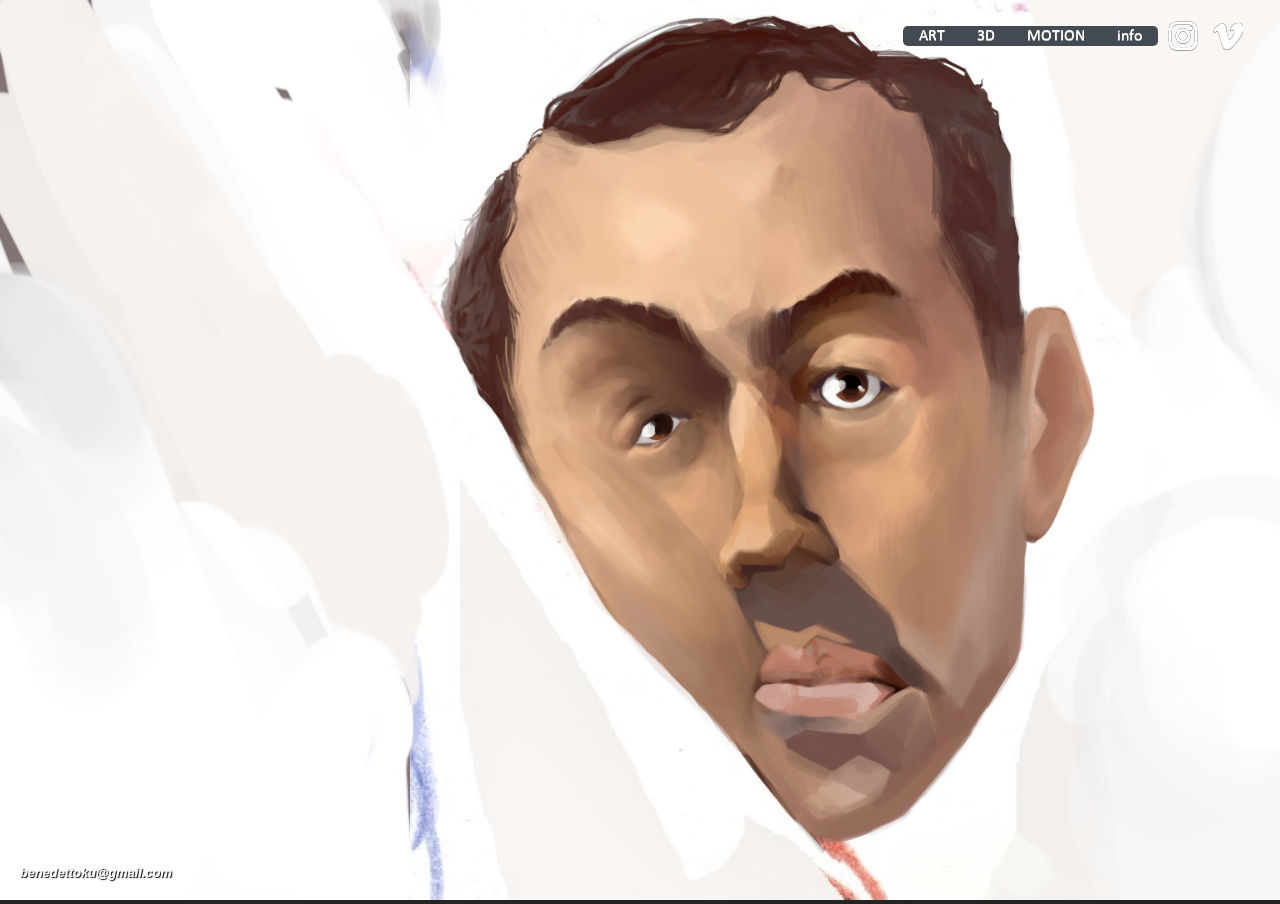
<file: index.html>
<!DOCTYPE html>
<html lang="en">
 <head>
  <title>BENEDETTO KU -FREELANCE ILLUSTRATOR & ANIMATOR </title>
  <link rel="icon" type="image/png" href="img/favicon_v2.png">

  <meta name="description" content="Benedetto Ku. Homepage art">
  <meta name="keywords" content="illustration, character design, art"
  <meta name="author" content="Benedetto Ku">

  <meta charset="utf-8"/>
  <meta name="viewport" content="width=device-width, initial-scale=1.0">
  <link rel="stylesheet" href="css/style.css">
  <link rel="stylesheet" href="css/fonts.css">
  <link rel="qu" href="query.css">
  <script src="js/main.js" defer></script>

 </head>

 <body>
  <header class="header">
   <div class="menu-btn">
    <div class="menu-btn_lines"></div>
    </div>
   <ul class="menu-items">
    <div class="col_links">
     <li><a href="index.html">ART</a></li>
     <li><a href="3D.html">3D</a></li>
     <li><a href="motion.html">MOTION</a></li>
     <li><a href="about.html">info</a></li>
     </div>
    <div class="socials_menu">
     <li><a href="https://www.instagram.com/benedetto_kp/" target="_blank"><img src="img/insta_icon.png" width="40" height="auto"></a></li>
     <li><a href="https://vimeo.com/user83968834" target="_blank"><img src="img/vimeo_icon.png" width="30" height="auto"></a></li>
     </div>
    </ul>
    </header>
  <section class="section gallery" data-scroll-container>
   <section class="sec">
    <img class="sizer" src="img/art/numb.jpg" alt"Numb">
    </section>
  <section class="sec">
    <img class="sizer" src="img/art/the_climb_mountain.jpg" alt"the_climb_new_adventure">
    </section>
   <section class="sec">
    <img class="sizer" src="img/art/puffer_boy.jpg" alt"puffer_boy">
    </section> 
   <section class="sec">
    <img class="sizer" src="img/art/confident_man.jpg" alt"confident_portrait">
    </section> 
   <section class="sec">
    <img class="sizer" src="img/art/vintage_hat.jpg" alt"vintage_hat">
    </section> 
   <section class="sec">
    <img class="sizer" src="img/art/drums.jpg" alt"drummer">
    </section> 
   <section class="sec">
    <img class="sizer" src="img/art/froAO.jpg" alt"afro_guy">
    </section> 
   <section class="sec">
    <img class="sizer" src="img/art/alien.jpg" alt"alien_character_paint">
    </section> 
   <section class="sec">
    <img class="sizer" src="img/art/sir_duke.jpg" alt"sir_duke_alien">
    </section>
   <section class="sec">
    <img class="sizer" src="img/art/ch_p.jpg" alt"character clothing">
    </section>
   <section class="sec">
    <img class="sizer" src="img/art/fighter.jpg" alt"gym_brawl">
    </section>
   <section class="sec">
    <img class="sizer" src="img/art/soldier_spear.jpg" alt"soldier">
    </section>
   <section class="sec">
     <img class="sizer"src="img/art/clm_in_the_fr.jpg" alt"patience">
    </section>
   <section class="sec">
    <img class="sizer"src="img/art/black_inki_v2.jpg" alt"character ink 1 ">
    </section>
   <section class="sec">
    <img class="sizer" src="img/art/wei.jpg" alt"characetr ink 2">
    </section>
   <section class="sec">
    <img class="sizer"src="img/art/ch_daniel.png" alt"book of daniel illustration">
    </section>
   <section class="sec">
    <img class="sizer" src="img/art/l_e_chr_sheet.jpg" alt"character chart">
    </section>
   <section class="sec">
    <img class="sizer" src="img/art/ch_happy.jpg" alt"characters illustration">
    </section>
    </section>
   <div class="email_general">
    <h2> benedettoku@gmail.com </h2>
   </div>
  </body>
  <script src="js/slide.js"></script>
</html>
</file>
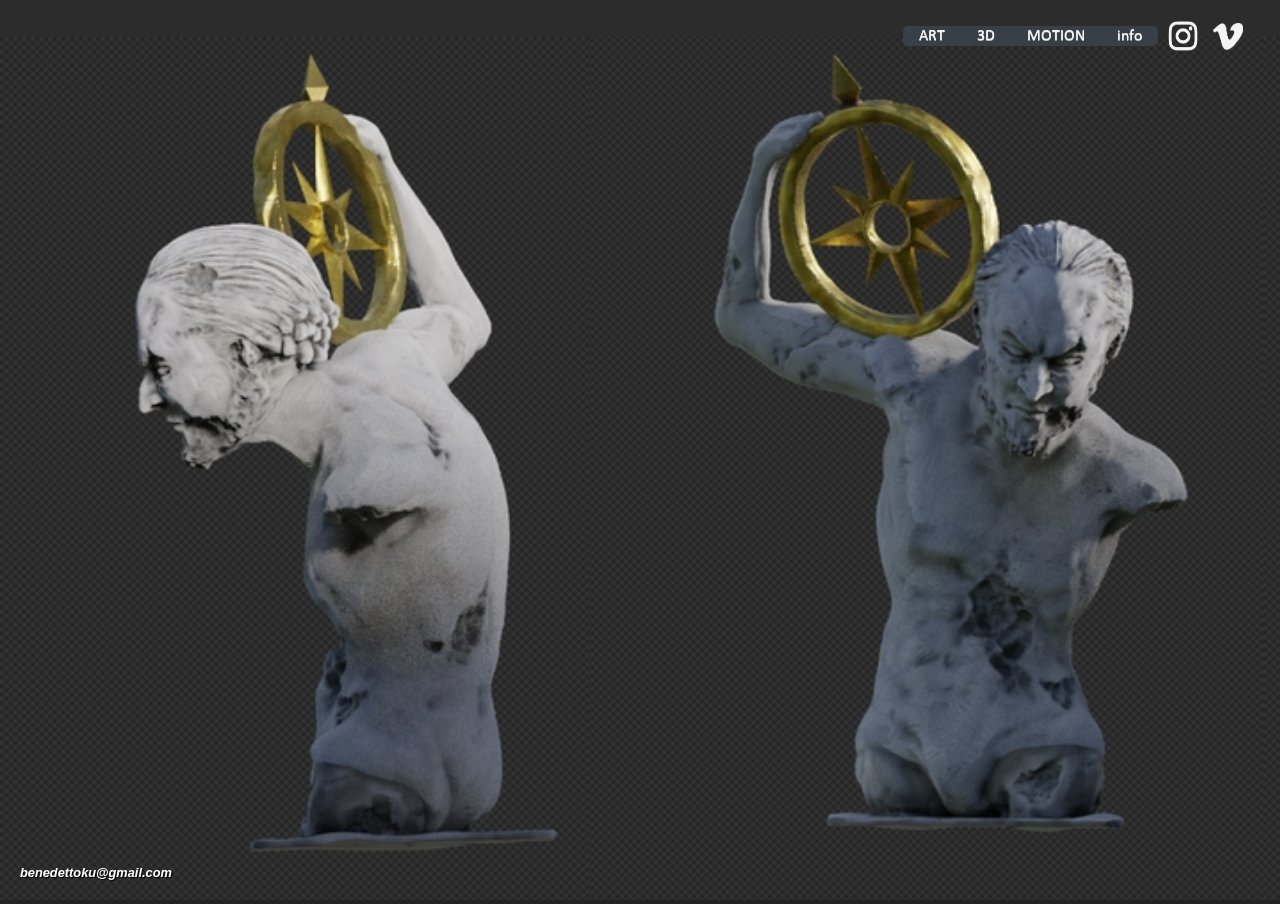
<file: 3D.html>
<!DOCTYPE html>
<html lang="en">
 <head>
  <title>3D</title>
  <link rel="icon" type="image/png" href="img/favicon.png">

  <meta charset="utf-8"/>
  <meta name="viewport" content="width=device-width, initial-scale=1.0">
  <link rel="stylesheet" href="css/style.css">
  <link rel="stylesheet" href="css/fonts.css">
  <link rel="qu" href="query.css">
  <script src="js/main.js" defer></script>

 </head>

 <body>
  <header class="header">
   <div class="menu-btn">
    <div class="menu-btn_lines"></div>
    </div>
   <ul class="menu-items">
    <div class="col_links">
     <li><a href="index.html">ART</a></li>
     <li><a href="3D.html">3D</a></li>
     <li><a href="motion.html">MOTION</a></li>
     <li><a href="about.html">info</a></li>
     </div>
    <div class="socials_menu">
     <li><a href="https://www.instagram.com/benedetto_kp/" target="_blank"><img src="img/insta_icon.png" width="40" height="auto"></a></li>
     <li><a href="https://vimeo.com/user83968834" target="_blank"><img src="img/vimeo_icon.png" width="30" height="auto"></a></li>
     </div>
    </ul>
    </header>
  <section class="section gallery" data-scroll-container>
   <!--<section class="sec">
    <img class="sizer" src="img/3D/night.jpg" alt"close_up">
    </section>-->
   <section class="sec">
    <img class="sizer"src="img/3D/3D_sclpt_side.jpg" alt"sides" src"...">
    </section>
   <section class="sec">
    <img class="sizer" src="img/3D/zoom_sculpt.jpg" alt"zoom_in">
    </section>
   <section class="sec">
    <img class="sizer" src="img/3D/bucket_hat.jpg" alt"hat_ch">
    </section>
   <section class="sec">
    <img class="sizer" src="img/3D/bucket_hat_close.jpg" alt"close_up">
    </section>
   <!--<section class="sec">
    <img class="sizer" src="img/3D/mother.jpg" alt"glare">
    </section>-->
   <section class="sec">
    <img class="sizer" src="img/3D/egg_head_close_2.jpg" alt"glare">
    </section>
   <section class="sec">
    <img class="sizer"src="img/3D/profile_2.jpg" alt"portrait">
    </section>

   </section>
   <div class="email_general">
    <h2> benedettoku@gmail.com </h2>
   </div>
  <div class= "grain">
   <img class="grain_img" src="img/grain_texture.jpg">
   </div>
  </body>
  <script src="js/slide.js"></script>
</html>
</file>
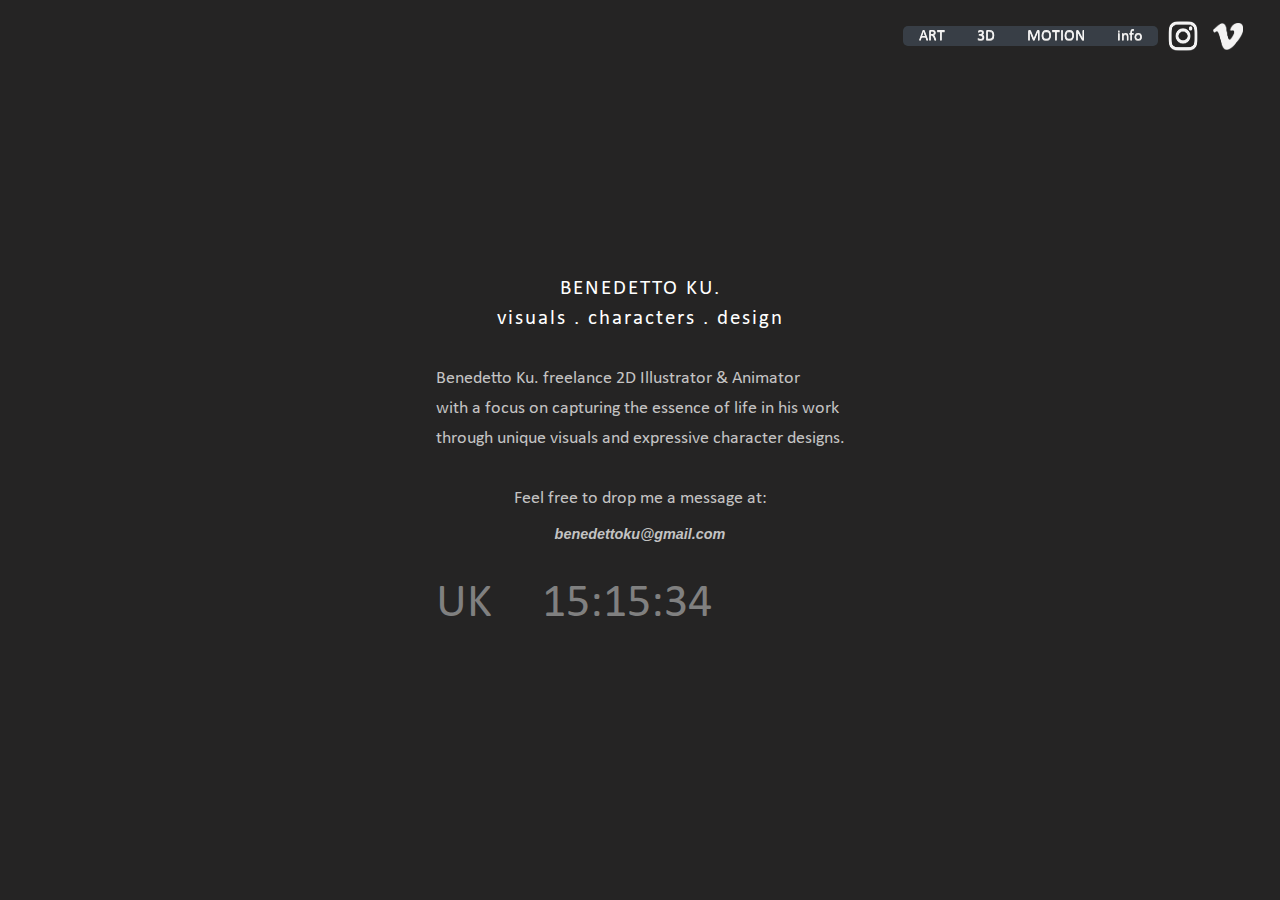
<file: about.html>
<!DOCTYPE html>
<html lang="en">
 <head>
  <title>INFO</title>
  <link rel="icon" type="image/png" href="img/favicon.png">
  <meta charset="utf-8"/>
  <meta name="viewport" content="width=device-width, initial-scale=1.0">
  <link rel="stylesheet" href="css/style.css">
  <link rel="stylesheet" href="css/fonts.css">
  <script src="js/main.js" defer></script>

  <style>
   .timebox {
         display: inline-flex;
         color:grey;
         font-family:Overpass;
         font-size: 3rem;
         margin-top: 40px;
         justify-content: center;
    }

   #UK{
          padding-right:50px;
   }
   #UKTime , #UK {
          font-weight:200;
   }

   .hero-section{
           background-image: radial-gradient(#212121 5%, transparent 2%), radial-gradient(grey 5%, transparent 2%);
           background-color: #252424;
           background-position: 0 0, 50px 50px;
           background-size: 10px 10px;
           /*filter:blur(8px);*/
           z-index: 0;
   }
   .hero-col{
          padding: clamp(1rem, 8vw, 5rem);
          max-width: 80%;
          font-size: 10pt;
          display:block;
          line-height:30px;
   }
   .email{
          color:#c3c3c3; /*#919192*/
          font-style: italic;
          font-size: .9rem;
          font-family:Neue Haas Unica W1G,sans-serif;
          display: grid;
          justify-content: center;
          justify-items: center;
          
   }
   .section{
          position: relative;
          height: 100vh;
          width: 100%;
          display: flex;
          justify-content: center;
          align-items:center;
   }
   .section p {
        color: #C4C3C3;
        font-size: 1.1rem;
        font-family: Overpass;
        font-weight:100;
    }
   .section h1{
          font-size:1.3rem;
          color:white;
          font-family:Overpass;
          font-weight: 5;
          letter-spacing: 2px;
   }

   .gen_info{
          padding-top: 30px;
          padding-bottom:20px;
   }

   .message_me{
    padding-top: 10px;
    padding-bottom: 5px;
    text-align:center;
}

   @media (max-width:757px){
          .hero-col{
                max-width:100%;
                width: clamp(300px, 50vw, 600px);
                padding:0;
          }
   }
   * {
     margin: 0;
     padding: 0;
     font-size: 100%;
     vertical-align: baseline;
     -webkit-box-sizing: border-box;
     -moz-box-sizing: border-box;
     box-sizing: border-box;
   }
   </style>
  </head>
 <body>
  <header class="header">
   <div class="menu-btn">
    <div class="menu-btn_lines"></div>
    </div>
   <ul class="menu-items">
    <div class="col_links">
     <li><a href="index.html">ART</a></li>
     <li><a href="3D.html">3D</a></li>
     <li><a href="motion.html">MOTION</a></li>
     <li><a href="about.html">info</a></li>
     </div>
    <div class="socials_menu">
     <li><a href="https://www.instagram.com/benedetto_kp/" target="_blank"><img src="img/insta_icon.png" width="40" height="auto"></a></li>
     <li><a href="https://vimeo.com/user83968834" target="_blank"><img src="img/vimeo_icon.png" width="30" height="auto"></a></li>
     </div>
    </ul>
    </header>
  <section class="section hero-section">
   <div class="hero-col">
    <!--<div class="profile_pic">
     <img src="img/info_profile.png" width="150px" height="auto">
     </div> -->
    <h1> BENEDETTO KU. </h1>
    <h1>visuals  .  characters  .  design</h1>
    <p class="gen_info">Benedetto Ku. freelance 2D Illustrator & Animator <br>with a focus on capturing the essence of life in his work <br>  through unique visuals and expressive character designs. </p>
    <p class="message_me">Feel free to drop me a message at: </p>

    <div class="email">
     <!--<img src="img/email_icon.png" widht="20px" height="20px">-->
     <h2>benedettoku@gmail.com</h2>
     </div>

    <div class="timebox">
     <h2 id="UK">UK</h2>
     <h2 id="UKTime"></h2>
     </div>
    <!--<div class="social">
      <h2 id="Insta"> Instagram </h2>
      <h2 id="Insta"> Vimeo </h2>
      <h2 id="Insta"> Twitter </h2>-->
     </div>
    </div>
   </section>
  <div class="grain">
   <img src="img/grain_texture.jpg" class="grain_img" alt="grain">
   </div>
  </body>
 <script>
  var getUKTime = function (){
      document.getElementById("UKTime").innerHTML = new Date () .toLocaleString('en-GB',{timeZone:'Europe/London' , timeStyle:'medium',hourCycle:'h24'});
  }
  getUKTime();
  setInterval(getUKTime,1000);
  </script>
</html>
</file>
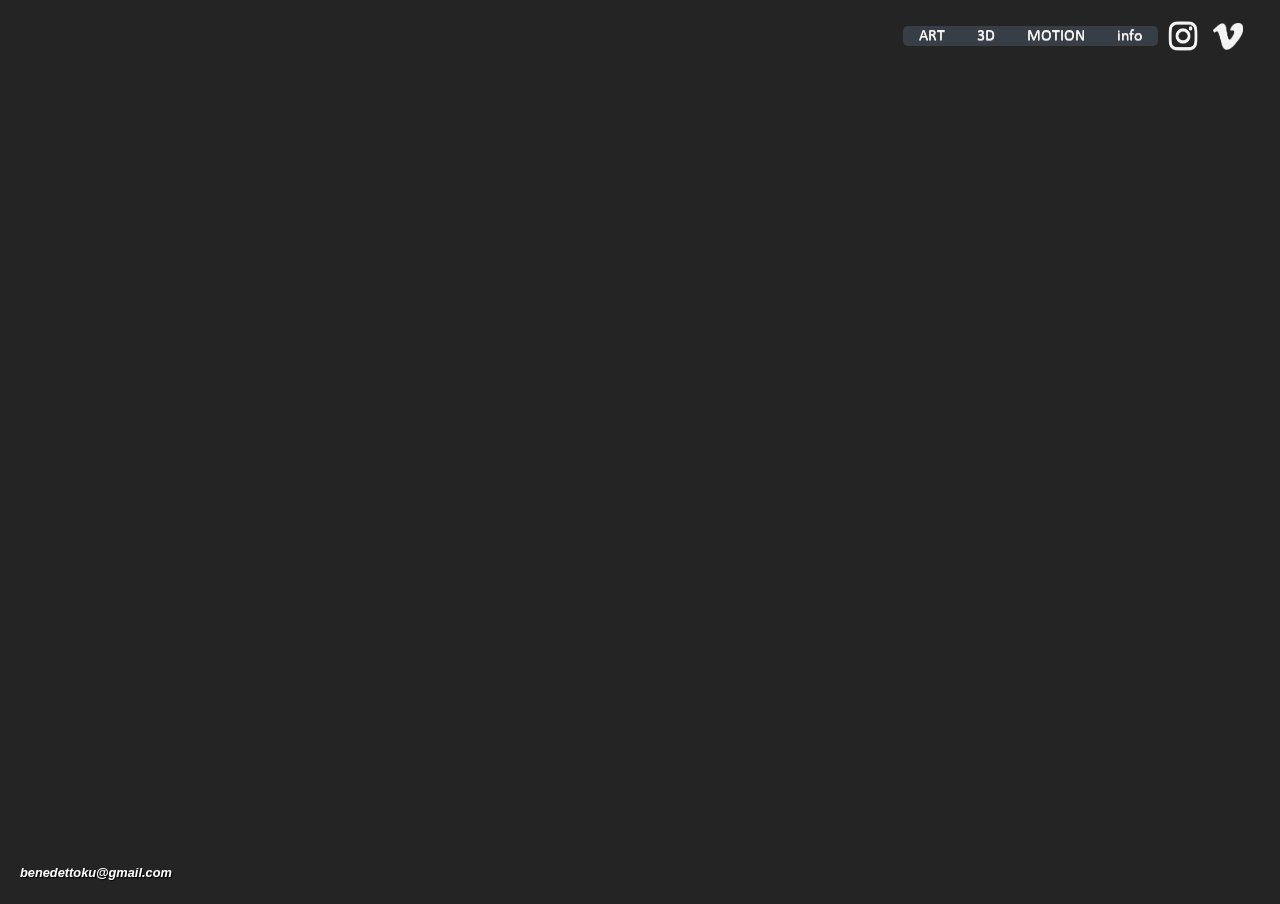
<file: motion.html>
<!DOCTYPE html>
<html lang="en">
 <head>
  <title>WORK</title>
  <link rel="icon" type="image/png" href="img/favicon.png">

  <meta charset="utf-8" />
  <meta name="viewport" content="width=device-width, initial-scale=1.0">
  <link rel="stylesheet" href="css/style.css">
  <link rel="stylesheet" href="css/fonts.css">
  <script src="js/main.js" defer></script>
  <style>
   .dm_reel{
          color:#C4C3C3;
          font-family: Overpass;
          letter-spacing: 2px;
          font-weight:lighter;
   }
   .reel{
          display:inline-flex;
          flex-direction: column;
          flex-wrap: nowrap;
          align-items:center;
          justify-content:flex-end;
          width:100vw;
          height:100vh;
          position:relative;

   }
   .info{
          display:inline-flex;
          bottom:20px;
          position:relative;
   }

   .des{
          padding-left:20%;
          color:#C4C3C3;
          font-family:Overpass;
          letter-spacing: 2.8px;
          font-weight: lighter;
   }

  </style>
 </head>
 <body>
  <header class="header">
   <div class="menu-btn">
    <div class="menu-btn_lines"></div>
    </div>
   <ul class="menu-items">
    <div class="col_links">
     <li><a href="index.html">ART</a></li>
     <li><a href="3D.html">3D</a></li>
     <li><a href="motion.html">MOTION</a></li>
     <li><a href="about.html">info</a></li>
     </div>
    <div class="socials_menu">
     <li><a href="https://www.instagram.com/benedetto_kp/" target="_blank"><img src="img/insta_icon.png" width="40" height="auto"></a></li>
     <li><a href="https://vimeo.com/user83968834" target="_blank"><img src="img/vimeo_icon.png" width="30" height="auto"></a></li>
     </div>
    </ul>
    </header>
   <section class="vid reel">
    <iframe class="demo" src="https://player.vimeo.com/video/426269232?h=fcbff8f9b0&title=0&byline=0&portrait=0" frameborder="0" allowfullscreen></iframe>
    <!--<div class="info">
     <div class ="dm_reel">DEMOREEL</div>
     <div class="des"> Client/Private Work </div> -->
    </section>
    <div class="email_general">
     <h2> benedettoku@gmail.com </h2>
   </div>
   </body>
</html>
</file>
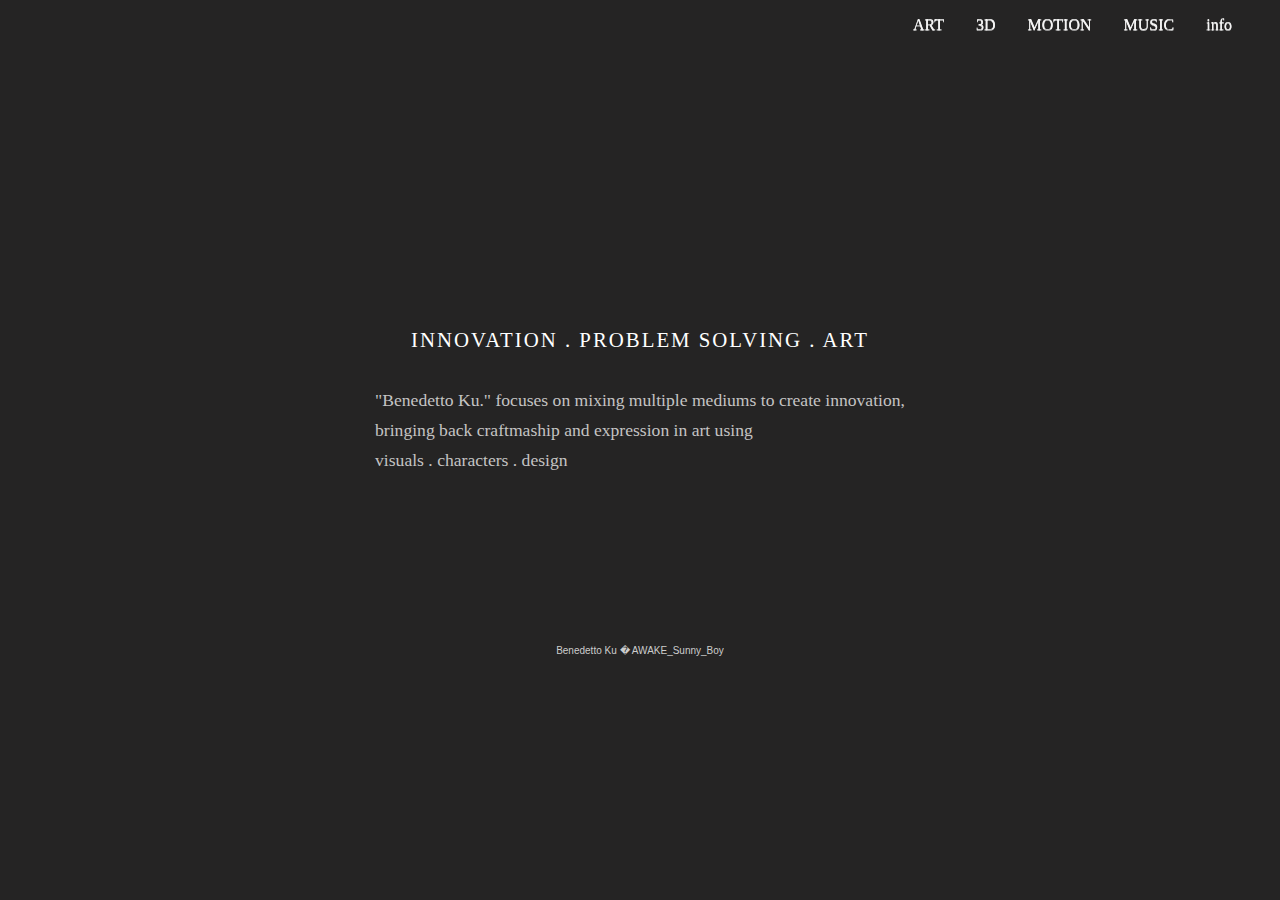
<file: music.html>
<!DOCTYPE html>
<html lang="en">
 <head>
  <title>INFO</title>
  <link rel="icon" type="image/png" href="img/favicon.png">
  <meta charset="utf-8"/>
  <meta name="viewport" content="width=device-width, initial-scale=1.0">
  <link rel="stylesheet" href="css/style.css">
  <script src="js/main.js" defer></script>

  <style>
   .hero-section{
           background-image: radial-gradient(#212121 5%, transparent 2%), radial-gradient(grey 5%, transparent 2%);
           background-color: #252424;
           background-position: 0 0, 50px 50px;
           background-size: 10px 10px;
           /*filter:blur(8px);*/
           z-index: 0;
   }
   .hero-col{
          padding: clamp(1rem, 8vw, 5rem);
          padding-bottom:0;
          max-width: 80%;
          font-size: 10pt;
          display:block;
          line-height:30px;
   }

   .section{
          position: relative;
          flex-direction:column;
          height: 100vh;
          width: 100%;
          display: flex;
          justify-content: center;
          align-items:center;
   }
   .section p {
        color: #C4C3C3;
        font-size: 1.1rem;
        font-family: calibri;
        padding-top: 30px;
        padding-bottom: 20px;
        font-weight:100;
    }
   .section h1{
          font-size:1.3rem;
          color:white;
          font-family:Calibri;
          font-weight: 5;
          letter-spacing: 2px;
   }
   @media (max-width:757px){
          .hero-col{
                max-width:100%;
                width: clamp(300px, 50vw, 600px);
                padding:0;
          }
   }
   * {
     margin: 0;
     padding: 0;
     font-size: 100%;
     vertical-align: baseline;
     -webkit-box-sizing: border-box;
     -moz-box-sizing: border-box;
     box-sizing: border-box;
   }

   iframe{
          height: auto;
          position:relative;
   }
   </style>
  </head>
 <body>
  <header class="header">
   <div class="menu-btn">
    <div class="menu-btn_lines"></div>
    </div>
   <ul class="menu-items">
    <li><a href="index.html">ART</a></li>
    <li><a href="3D.html">3D</a></li>
    <li><a href="motion.html">MOTION</a></li>
    <li><a href="music.html">MUSIC</a><li>
    <li><a href="about.html">info</a></li>
    </ul>
   </header>

  <section class="section hero-section">
   <div class="hero-col">
    <h1>INNOVATION . PROBLEM SOLVING . ART</h1>
    <p>"Benedetto Ku." focuses on mixing multiple mediums to create innovation, <br>  bringing back craftmaship and expression in art using <br> visuals  .  characters  .  design </p>
    </div>
    <iframe width="70vw" height="auto" scrolling="no" frameborder="no" allow="autoplay" src="https://w.soundcloud.com/player/?url=https%3A//api.soundcloud.com/tracks/1423365241&color=%23ff5500&auto_play=false&hide_related=false&show_comments=true&show_user=true&show_reposts=false&show_teaser=true"></iframe><div style="font-size: 10px; color: #cccccc;line-break: anywhere;word-break: normal;overflow: hidden;white-space: nowrap;text-overflow: ellipsis; font-family: Interstate,Lucida Grande,Lucida Sans Unicode,Lucida Sans,Garuda,Verdana,Tahoma,sans-serif;font-weight: 100;"><a href="https://soundcloud.com/user-365279921" title="Benedetto Ku" target="_blank" style="color: #cccccc; text-decoration: none;">Benedetto Ku</a> � <a href="https://soundcloud.com/user-365279921/awake_sunny_boy" title="AWAKE_Sunny_Boy" target="_blank" style="color: #cccccc; text-decoration: none;">AWAKE_Sunny_Boy</a></div>
   </section>
   
  <div class="grain">
   <img src="img/grain_texture.jpg" class="grain_img" alt="grain">
   </div>
  </body>
</html>
</file>
<file: css/style.css>
﻿* {
    margin: 0;
    padding: 0;
    font-size: 100%;
    vertical-align: baseline;
    -webkit-box-sizing: border-box;
    -moz-box-sizing: border-box;
    box-sizing: border-box;
    text-decoration:none;
}
html{
    font-size: 100%;
}
body, html {
  min-width:100%!important;
  min-height:100%!important;
  overflow:hidden;
}
body{
  background-image: radial-gradient(#212121 5%, transparent 2%), radial-gradient(grey 5%, transparent 2%);
  background-color: #252424;
  background-position: 0 0, 50px 50px;
  background-size: 10px 10px;
}
.grain_img{
    z-index:-1;
    position:fixed;
}
.hero-section{
  background-image: radial-gradient(#212121 5%, transparent 2%), radial-gradient(grey 5%, transparent 2%);
  background-color: #252424;
  background-position: 0 0, 50px 50px;
  background-size: 10px 10px;
  /*z-index: 0;*/
}

/*nav*/
.menu-items {
  align-items:center;
  display: flex;
  list-style:none;
  /*background-color: #394149;*/
  /*filter: contrast(0.7);*/
  opacity: .95;
  border-radius: 5px;
  /*backdrop-filter: blur(1px);*/
}

.menu-items li a{
  padding:0.5em 1em;
  font-family:Overpass;
  transition:background 0.3s ease-in-out;
}

.header {
  position:fixed;
  top:0;
  right:0;
  /*left:0;*/
  display:flex;
  justify-content:flex-end;
  padding: 1rem 2rem;
  /*backdrop-filter: blur(5px);*/
  z-index:1;
  width:fit-content;
}
.header a {
    color:white;
    text-decoration:none;
        filter: contrast(1) drop-shadow(0px 1px 0px grey) brightness(1.5);
}
.col_links li a:hover{
  color:black;
  border-radius: 5px;
  background-color:#ccc7d3;
}

/* nav menu button*/

.menu-btn{
   position:relative;
   display:none;
   justify-content:center;
   align-content:center;
   padding-top: 10px;
   width:3.5rem;
   height:3.5rem;
   cursor:pointer;
   z-index:1;
}

.menu-btn_lines, .menu-btn_lines::before, .menu-btn_lines::after {
   width:1.5rem;
   height:0.15rem;
   background-color:white;
   transition: all 0.2s ease-in-out;
}

.menu-btn_lines::before, .menu-btn_lines::after {
    content:"";
    position:absolute;
}

.menu-btn_lines::before {
    transform: translateY(-0.5rem);
}
.menu-btn_lines::after {
    transform: translateY(0.5rem);
}

/* animation */

.menu-btn.open .menu-btn_lines{
    transform: translateX(2rem);
    background-color:transparent;
}

.menu-btn.open .menu-btn_lines::before {
    transform: rotate(45deg) translate(-1.5rem, 1.5rem);
    background-color:red;
}

.menu-btn.open .menu-btn_lines::after {
    transform: rotate(-45deg) translate(-1.5rem, -1.5rem);
    background-color:red;
}

/* */

.profile_pic{
    display:flex;
    justify-content:center;
}

/*SECTION/SLIDER*/
.gallery{
    /*background-color:grey;*/
    display:inline-flex;
    height:100%;
    width:100%;
    cursor:grab;
    overflow-x: auto;
    -webkit-overflow-scrolling: touch;
    -ms-overflow-style: none;
    scrollbar-width: none;
    overflow-y:hidden;
    flex-wrap: nowrap;
    flex-direction:row;
    justify-content: flex-start;
}
.gallery::-webkit-scrollbar {
    display: none;
}
.gallery:active{
    cursor:grabbing;
}
   /*general section*/
.section{
        position:relative;
        width:100vw;
        height:100vh;
        /*background-color:#252424;*/
   }
   .sizer{

       height: 100%;
       width: auto;
       padding:0;
       margin:0;
   }

   .social{
          display: flex;
          justify-content: space-between;
          color:white;
          border-top: 1px solid #8080808f;
   }
   
.socials_menu{
        object-fit:contain;
        background-color: none;
        display: flex;
        align-items: center;
        filter: drop-shadow(0.2px 0.4px 0.4px black);
    }

.socials_menu li a{
       padding: 5px;
       position: relative;
       display: flex;
       align-items: center;
}

.col_links{
        background-color:#394149;
        display:flex;
        border-radius: 5px;
    }


.hero-col h1{
    display: flex;
    justify-content:center;
}

.socials_menu :hover{
    color:black;
    opacity: 0.6;
    }

/*EMAIL CONTACT GENERAL PAGES*/

.email_general{
 display:flex;
 z-index:0;
 position:fixed;
 bottom: 0px; 
 padding:20px;
 color: white;
 /*text-stroke: 2px #919191;*/
 text-shadow: black 1px 1px 1px;
 font-style: italic;
 font-size: 0.8rem;
 font-family: Neue Haas Unica W1G,sans-serif;
 justify-content: center;
}


   iframe{
	   position:absolute;
	   width:100%;
       height:80%;
       top:55px;
       left:0;
       }
   @media (max-width:757px) and (orientation:portrait){
    .menu-btn{
    display:flex;
    }
    .menu-items{
        height:100vh;
        background-color:#252424;
        transform: translateX(100vw);
        transition: transform 0.22s ease-in-out;
        display: inline-grid;
        align-content: center;
        left: 0;
        top:0;
        width: 100%;
        position: absolute;
        /*justify-content: center;*/
    }
    .menu-items.open{
        transform: translateX(0);
    }

    .col_links li a {
        display:flex;
        align-items:center;
        justify-content:center;
        width:100%;
        height:100%;
        padding: 0.5em;
    } 

    .socials_menu li {
       padding: 10px;
    }

    .menu-items li {
        width: auto;
        height: auto;
    }
    .menu-items li a {
        color:white;
        font-size:5vh;
        display:flex;
        justify-content:center;
        align-items:center;
        width:100%;
        height:100%;
        object-fit: contain;
    }

    .col_links{
        display: inherit;
        background-color:inherit;
        padding-bottom: 15px;
    }
    .socials_menu{
        position:relative;
        display:flex;
        align-items:center;
        justify-content:center;
    }
    .header{
        width:auto;
        left:0;
        backdrop-filter: blur(0px);
    }
    iframe{
	   position:absolute;
	   width:100%;
       height:80%;
       top:20px;
       left:0;

    }
    .sec{
       position:relative;
       display:flex;
       align-items:center;
       height:100vh;
       width:100vw;
    }
    .gallery {
      display:inline-flex;
      height:100vh;
      width:100vw;
    }
    .sizer{
        width:100vw;
        height:auto;
    }

}
</file>
<file: css/fonts.css>
@font-face {
	src: url('../fonts/Calibri.woff') format('woff'),
	     url('../fonts/Calibri.woff2') format('woff2');
		 font-family: 'Overpass';
		 font-style: normal;
		 font-weight: normal;
}
</file>
